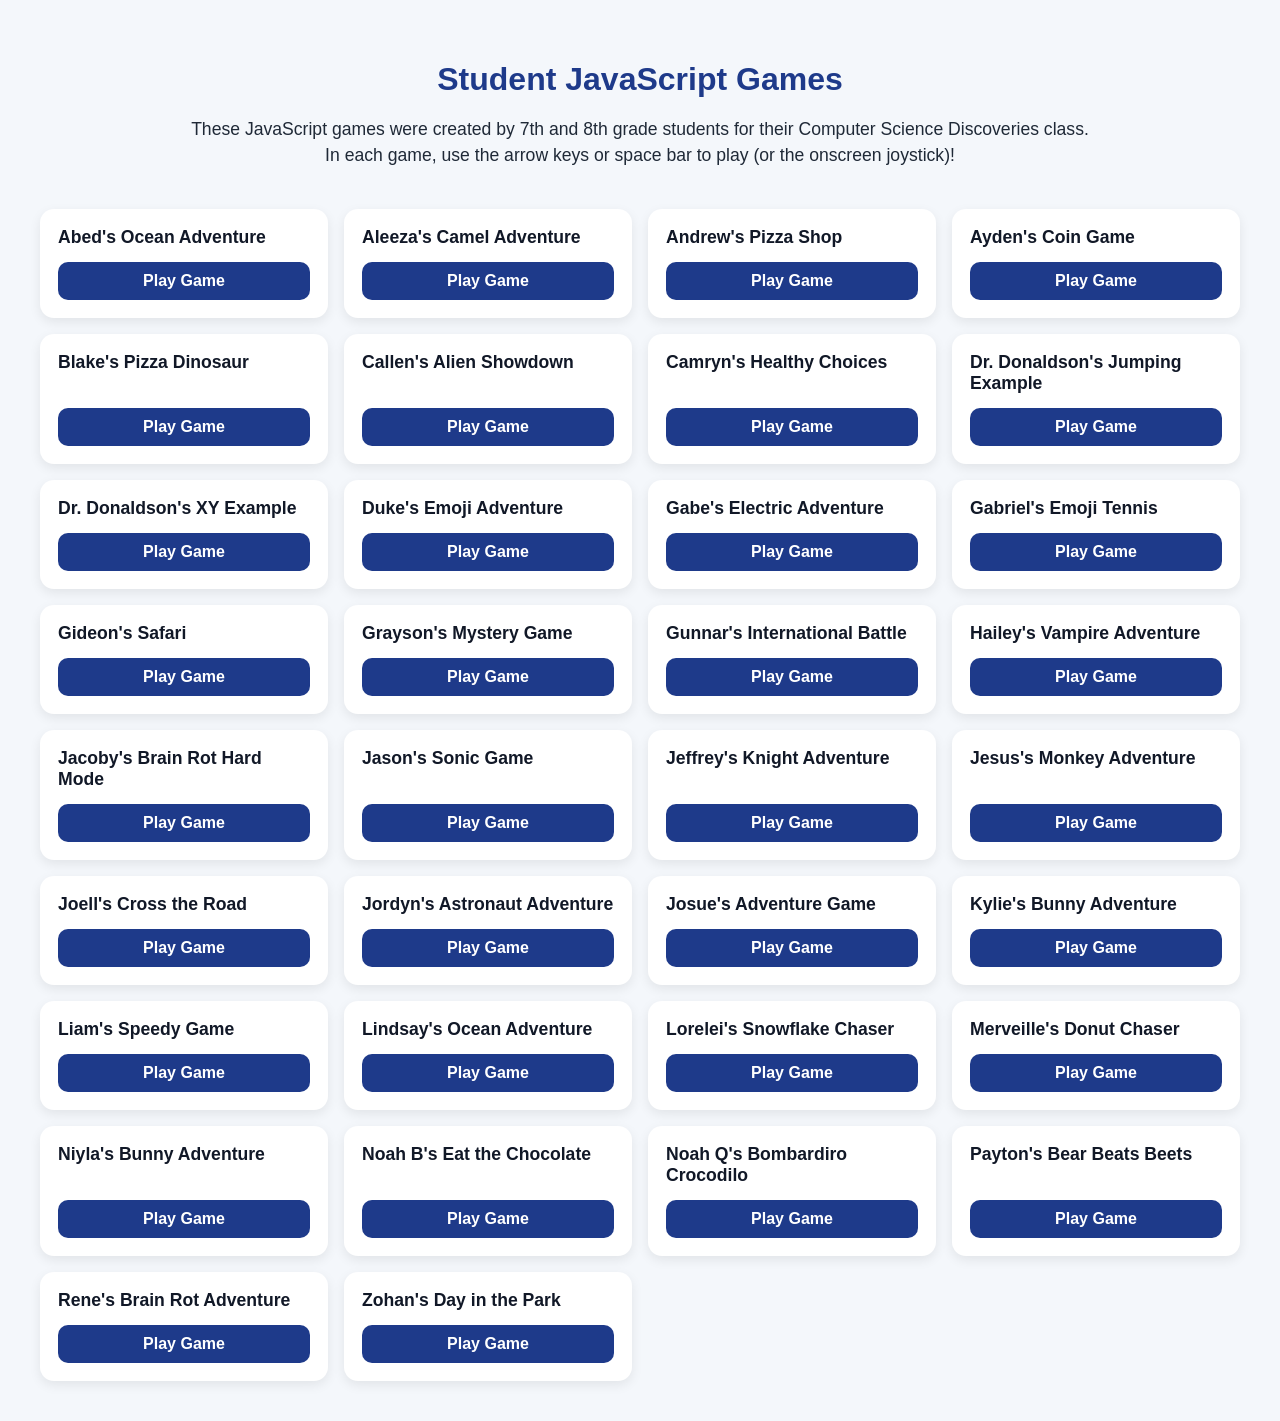
<file: index.html>
<!DOCTYPE html>
<html lang="en">
<head>
  <meta charset="UTF-8" />
  <meta name="viewport" content="width=device-width, initial-scale=1.0" />
  <title>Student JavaScript Games</title>
  <style>
    body {
      font-family: Arial, sans-serif;
      background: #f4f7fb;
      margin: 0;
      padding: 40px;
      color: #1f2937;
    }

    header {
      text-align: center;
      max-width: 900px;
      margin: 0 auto 40px;
    }

    h1 {
      color: #1e3a8a;
      margin-bottom: 10px;
    }

    p {
      font-size: 1.1rem;
      line-height: 1.5;
    }

    .game-grid {
      display: grid;
      grid-template-columns: repeat(auto-fit, minmax(260px, 1fr));
      gap: 16px;
      max-width: 1200px;
      margin: 0 auto;
    }

    .game-card {
      background: white;
      border-radius: 14px;
      padding: 18px;
      box-shadow: 0 4px 12px rgba(0,0,0,0.08);
      display: flex;
      flex-direction: column;
      justify-content: space-between;
    }

    .game-card h2 {
      font-size: 1.1rem;
      margin: 0 0 14px;
      color: #111827;
    }

    .game-card a {
      display: inline-block;
      text-align: center;
      text-decoration: none;
      background: #1e3a8a;
      color: white;
      padding: 10px 14px;
      border-radius: 10px;
      font-weight: bold;
    }

    .game-card a:hover {
      background: #2563eb;
    }
  </style>
</head>
<body>

  <header>
    <h1>Student JavaScript Games</h1>
    <p>
      These JavaScript games were created by 7th and 8th grade students
      for their Computer Science Discoveries class. In each game, use the arrow keys or space bar to play (or the onscreen joystick)!
    </p>
  </header>

  <main class="game-grid" id="gameGrid"></main>

  <script>
    const games = [
      "Abed's Ocean Adventure",
      "Aleeza's Camel Adventure",
      "Andrew's Pizza Shop",
      "Ayden's Coin Game",
      "Blake's Pizza Dinosaur",
      "Callen's Alien Showdown",
      "Camryn's Healthy Choices",
      "Dr. Donaldson's Jumping Example",
      "Dr. Donaldson's XY Example",
      "Duke's Emoji Adventure",
      "Gabe's Electric Adventure",
      "Gabriel's Emoji Tennis",
      "Gideon's Safari",
      "Grayson's Mystery Game",
      "Gunnar's International Battle",
      "Hailey's Vampire Adventure",
      "Jacoby's Brain Rot Hard Mode",
      "Jason's Sonic Game",
      "Jeffrey's Knight Adventure",
      "Jesus's Monkey Adventure",
      "Joell's Cross the Road",
      "Jordyn's Astronaut Adventure",
      "Josue's Adventure Game",
      "Kylie's Bunny Adventure",
      "Liam's Speedy Game",
      "Lindsay's Ocean Adventure",
      "Lorelei's Snowflake Chaser",
      "Merveille's Donut Chaser",
      "Niyla's Bunny Adventure",
      "Noah B's Eat the Chocolate",
      "Noah Q's Bombardiro Crocodilo",
      "Payton's Bear Beats Beets",
      "Rene's Brain Rot Adventure",
      "Zohan's Day in the Park"
    ];

    const grid = document.getElementById("gameGrid");

    games.forEach(game => {
      const card = document.createElement("div");
      card.className = "game-card";

      card.innerHTML = `
        <h2>${game}</h2>
        <a href="./${encodeURIComponent(game)}/my-app/index.html">Play Game</a>
      `;

      grid.appendChild(card);
    });
  </script>

</body>
</html>
</file>
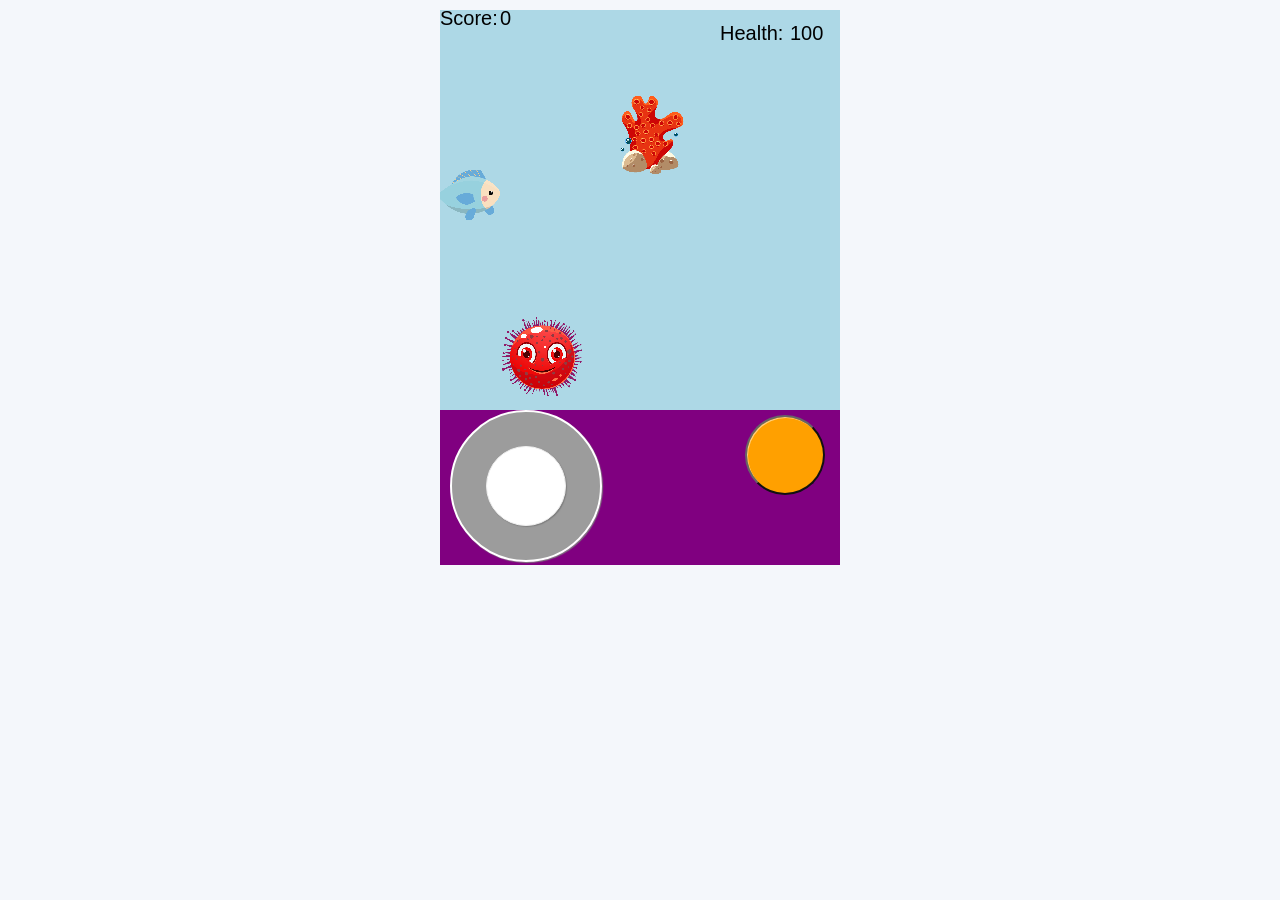
<file: Abed's Ocean Adventure/my-app/index.html>
<html>
  <head>
    <title>my-app</title>
    <meta charset="utf-8" />
        <meta name="viewport" content="width=device-width, initial-scale=1">
        <script src="https://code.jquery.com/jquery-1.12.1.min.js"></script>
        <script src="gamelab-api.js"></script>
    <link href="gamelab.css" rel="stylesheet" type="text/css">
    <script src="p5.js"></script>
    <script src="p5.play.js"></script>
    <script src="code.js"></script>
    <style>
      body.expo {
        background-color: black;
      }
      #sketch.expo.no-controls {
        top: 82px;
      }
    </style>
  </head>
  <body class="web" style="margin:0; overflow:hidden; user-select:none; -webkit-user-select:none; -webkit-touch-callout:none; position:fixed; top:0; left:0; width:400px; height:565px;">
    <div id="sketch" class="web" style="position:absolute;"></div>
    <div id="soft-buttons" style="display: none">
      <button id="leftButton" disabled className="arrow">
      </button>
      <button id="rightButton" disabled className="arrow">
      </button>
      <button id="upButton" disabled className="arrow">
      </button>
      <button id="downButton" disabled className="arrow">
      </button>
    </div>
    <div id="studio-dpad-container" style="position:absolute; width:400px; bottom:5px; height:157px; overflow-y:hidden;">
    </div>
  </body>
</html>
</file>
<file: Abed's Ocean Adventure/my-app/gamelab.css>
/*
   Font Awesome S3 Bucket URLs
   Current version: 6.6.0
   If you are changing the location of these files,
   see the readme in this directory for more detail on manual steps to take when uploading new files.
 */
#debugResizeBar {
  width: 100%;
  height: 13px;
  line-height: 13px;
  color: #c6cacd;
  font-size: 24px;
  text-align: center;
  cursor: ns-resize;
  white-space: nowrap;
}
#debugResizeBar i {
  width: 100%;
  height: 13px;
  line-height: 13px;
  font-size: 24px;
  cursor: ns-resize;
}

#debug-buttons {
  display: inline;
  white-space: normal;
}

.debugger_button {
  border: 1px solid #0094ca;
  background-color: #0094ca;
  color: #fff;
  margin-left: 0;
  margin-right: 3px;
  padding: 3px 6px;
  font-size: 14px;
  min-width: 120px;
}
.debugger_button:disabled {
  cursor: not-allowed;
}
.debugger_button:disabled:active {
  border: none !important;
}

#continueButton {
  border-color: #ffa400;
  background-color: #ffa400;
}

.debugger_button:focus {
  outline-style: none;
}

.debugger_button > img {
  float: left;
  opacity: 1;
}

#debug-area {
  position: absolute;
  bottom: 0;
  height: 43px;
  left: 0;
  right: 0;
  z-index: 2;
  max-height: calc(50% - 16px) !important;
}

#codeTextbox.pin_bottom {
  bottom: 43px;
}

#debug-commands-header {
  width: 270px;
  float: left;
  border-right: 1px solid gray;
}
#debug-commands-header i {
  margin: 0 0.25em;
}

#watchersResizeBar {
  height: 100%;
  width: 13px;
  cursor: ew-resize;
  position: absolute;
  right: 193.5px;
  z-index: 1;
  top: 13px;
}

.debug-commands,
.debug-console,
.debug-watch {
  display: block;
  background-color: #fff;
  border: 1px solid #ddd;
  position: absolute;
  top: 43px;
  bottom: 0;
}

.debug-commands {
  left: 0;
  width: 270px;
  text-align: center;
}

.debug-watch {
  right: 0;
  width: 200px;
  overflow-y: scroll;
}
.debug-watch.no-commands {
  max-width: calc(100% - 130px);
}

.debug-watch *,
.debug-watch input {
  font-family: monospace;
  font-size: 12px;
}

.debug-watch-item {
  margin: 0;
  line-height: 14px;
  clear: both;
  margin-bottom: 1px;
}
.debug-watch-item .watch-variable,
.debug-watch-item .watch-separator {
  color: purple;
}
.debug-watch-item .watch-unavailable {
  color: red;
}

.debug-console {
  left: 270px;
  right: 200px;
  min-width: 130px;
}
.debug-console.no-commands {
  left: 0;
}
.debug-console.no-watch {
  right: 0;
}

.debug-console *,
.debug-console input {
  font-family: monospace;
  font-size: 12px;
}

#slider-cell {
  float: left;
  cursor: default;
}

/* Slider. */
.sliderContainer {
  float: left;
}

.sliderTrack {
  stroke: #ebe8f1;
  stroke-width: 4px;
  stroke-linecap: round;
}

.sliderKnob {
  fill: #ddd;
  stroke: #bbc;
  stroke-width: 1px;
  stroke-linejoin: round;
}

.sliderKnob:hover {
  fill: #eee;
}

/* Sprited icons. */
.pause-btn {
  background-position: 0 -84px;
  margin-right: 3px;
}

.continue-btn {
  background-position: -21px -84px;
  margin-right: 3px;
}

.step-in-btn {
  background-position: 0 -105px;
  margin-right: 3px;
}

.step-out-btn {
  background-position: -21px -105px;
  margin-right: 3px;
}

.step-over-btn {
  background-position: 0 21px;
  margin-right: 3px;
}

#visualizationOverlay {
  position: absolute;
  top: 0;
  left: auto;
  overflow: hidden;
  outline: none;
  -webkit-touch-callout: none;
  -webkit-user-select: none;
  -khtml-user-select: none;
  -moz-user-select: none;
  -ms-user-select: none;
  user-select: none;
  pointer-events: none;
}

#divGameLab {
  overflow: hidden;
  outline: none;
  -webkit-touch-callout: none;
  position: relative;
  z-index: 1;
  background-color: white;
  -webkit-user-select: none;
  -khtml-user-select: none;
  -moz-user-select: none;
  -ms-user-select: none;
  user-select: none;
}
#divGameLab.withCrosshair {
  cursor: crosshair;
}

.legacy-share-view #runButton,
.legacy-share-view #resetButton {
  display: none !important;
}
.legacy-share-view #studio-dpad-container {
  margin-top: -24px;
}

#visualizationOverlay {
  z-index: 2;
}

/* Sprited icons. */
.icon21 {
  height: 21px;
  width: 21px;
  background-image: url("/blockly/media/gamelab/icons.png");
  background-size: 42px 147px;
}

.code {
  background-position: -21px 0;
}

.link {
  background-position: 0 0;
}

.run {
  background-position: 0 -21px;
  margin-right: 3px;
}

.stop {
  background-position: -21px -21px;
  margin-right: 3px;
}

.dpad-btn {
  background-position: -21px -63px;
}

.left-btn {
  background-position: -21px -42px;
  margin-right: 3px;
}

.right-btn {
  background-position: -21px -126px;
  margin-right: 3px;
}

.up-btn {
  background-position: 0 -63px;
  margin-right: 3px;
}

.down-btn {
  background-position: 0 -42px;
  margin-right: 3px;
}

#share-cell {
  display: inline-block;
  vertical-align: top;
}
#share-cell.share-cell-none {
  display: none;
}

#studio-dpad {
  position: absolute;
  height: 152px;
  width: 390px;
  vertical-align: top;
  margin-left: 10px;
  -webkit-touch-callout: none;
}

#studio-dpad-rim {
  position: absolute;
  width: 0;
  height: 0;
  border: 76px solid #fff;
  border-radius: 76px;
  box-shadow: 1px 1px 1px 0 #7f7f7f;
}

#studio-dpad-cone {
  position: absolute;
  margin: 2px;
  width: 0;
  height: 0;
  border: 74px solid #9c9c9c;
  border-radius: 74px;
}
#studio-dpad-cone.left {
  border-top-color: #ffd080;
  transform: rotate(270deg);
}
#studio-dpad-cone.left.down {
  transform: rotate(220deg);
}
#studio-dpad-cone.left.up {
  transform: rotate(320deg);
}
#studio-dpad-cone.right {
  border-top-color: #ffd080;
  transform: rotate(90deg);
}
#studio-dpad-cone.right.down {
  transform: rotate(140deg);
}
#studio-dpad-cone.right.up {
  transform: rotate(40deg);
}
#studio-dpad-cone.up {
  border-top-color: #ffd080;
  transform: rotate(0deg);
}
#studio-dpad-cone.down {
  border-top-color: #ffd080;
  transform: rotate(180deg);
}

#studio-dpad-button {
  display: inline;
  position: relative;
  border-radius: 40px;
  width: 80px;
  height: 80px;
  margin: 36px 5px 5px 36px;
  border: 1px solid #efefef;
  background-color: #fff;
  box-shadow: 1px 1px 1px 0 #7f7f7f;
}
#studio-dpad-button.active {
  border: 1px solid #9f9f9f;
  box-shadow: none;
}
#studio-dpad-button.left {
  left: -17px;
}
#studio-dpad-button.left.up {
  left: -12px;
  top: -12px;
}
#studio-dpad-button.left.down {
  left: -12px;
  top: 12px;
}
#studio-dpad-button.right {
  left: 17px;
}
#studio-dpad-button.right.up {
  left: 12px;
  top: -12px;
}
#studio-dpad-button.right.down {
  left: 12px;
  top: 12px;
}
#studio-dpad-button.up {
  top: -17px;
}
#studio-dpad-button.down {
  top: 17px;
}

#studio-space-button {
  position: absolute;
  border-radius: 40px;
  width: 80px;
  height: 80px;
  right: 10px;
  margin: 5px;
  border-color: #666;
  background-color: #ffa000;
  box-shadow: inset 1px 1px 0 0 #ffd07f;
}
#studio-space-button.active {
  border-radius: 39px;
  width: 78px;
  height: 78px;
  margin-right: 6px;
  margin-top: 6px;
}
#studio-space-button:focus {
  outline: 0;
}

/* Center Code.org Game Lab export */
/* Center Code.org Game Lab export */
html,
body.web {
  width: 100vw !important;
  height: 565px !important;
  margin: 0 !important;
  overflow: hidden !important;
  background: #f4f7fb !important;
  position: relative !important;
}

#sketch.web {
  position: absolute !important;
  left: 50% !important;
  top: 10 !important;
  transform: translateX(-50%) !important;
  width: 400px !important;
}

#studio-dpad-container {
  position: absolute !important;
  left: 50% !important;
  top: 410 !important;
  bottom: 5px !important;
  transform: translateX(-50%) !important;
  width: 400px !important;
  background-color: purple;
}
/* Center Code.org Game Lab export */
html,
body.web {
  width: 100vw !important;
  height: 565px !important;
  margin: 0 !important;
  overflow: hidden !important;
  background: #f4f7fb !important;
  position: relative !important;
}

#sketch.web {
  position: absolute !important;
  left: 50% !important;
  top: 10px !important;
  transform: translateX(-50%) !important;
  width: 400px !important;
}

#studio-dpad-container {
  position: absolute !important;
  left: 50% !important;
  top: 410px !important;
  bottom: 5px !important;
  transform: translateX(-50%) !important;
  width: 400px !important;
  background-color: purple;
}
</file>
